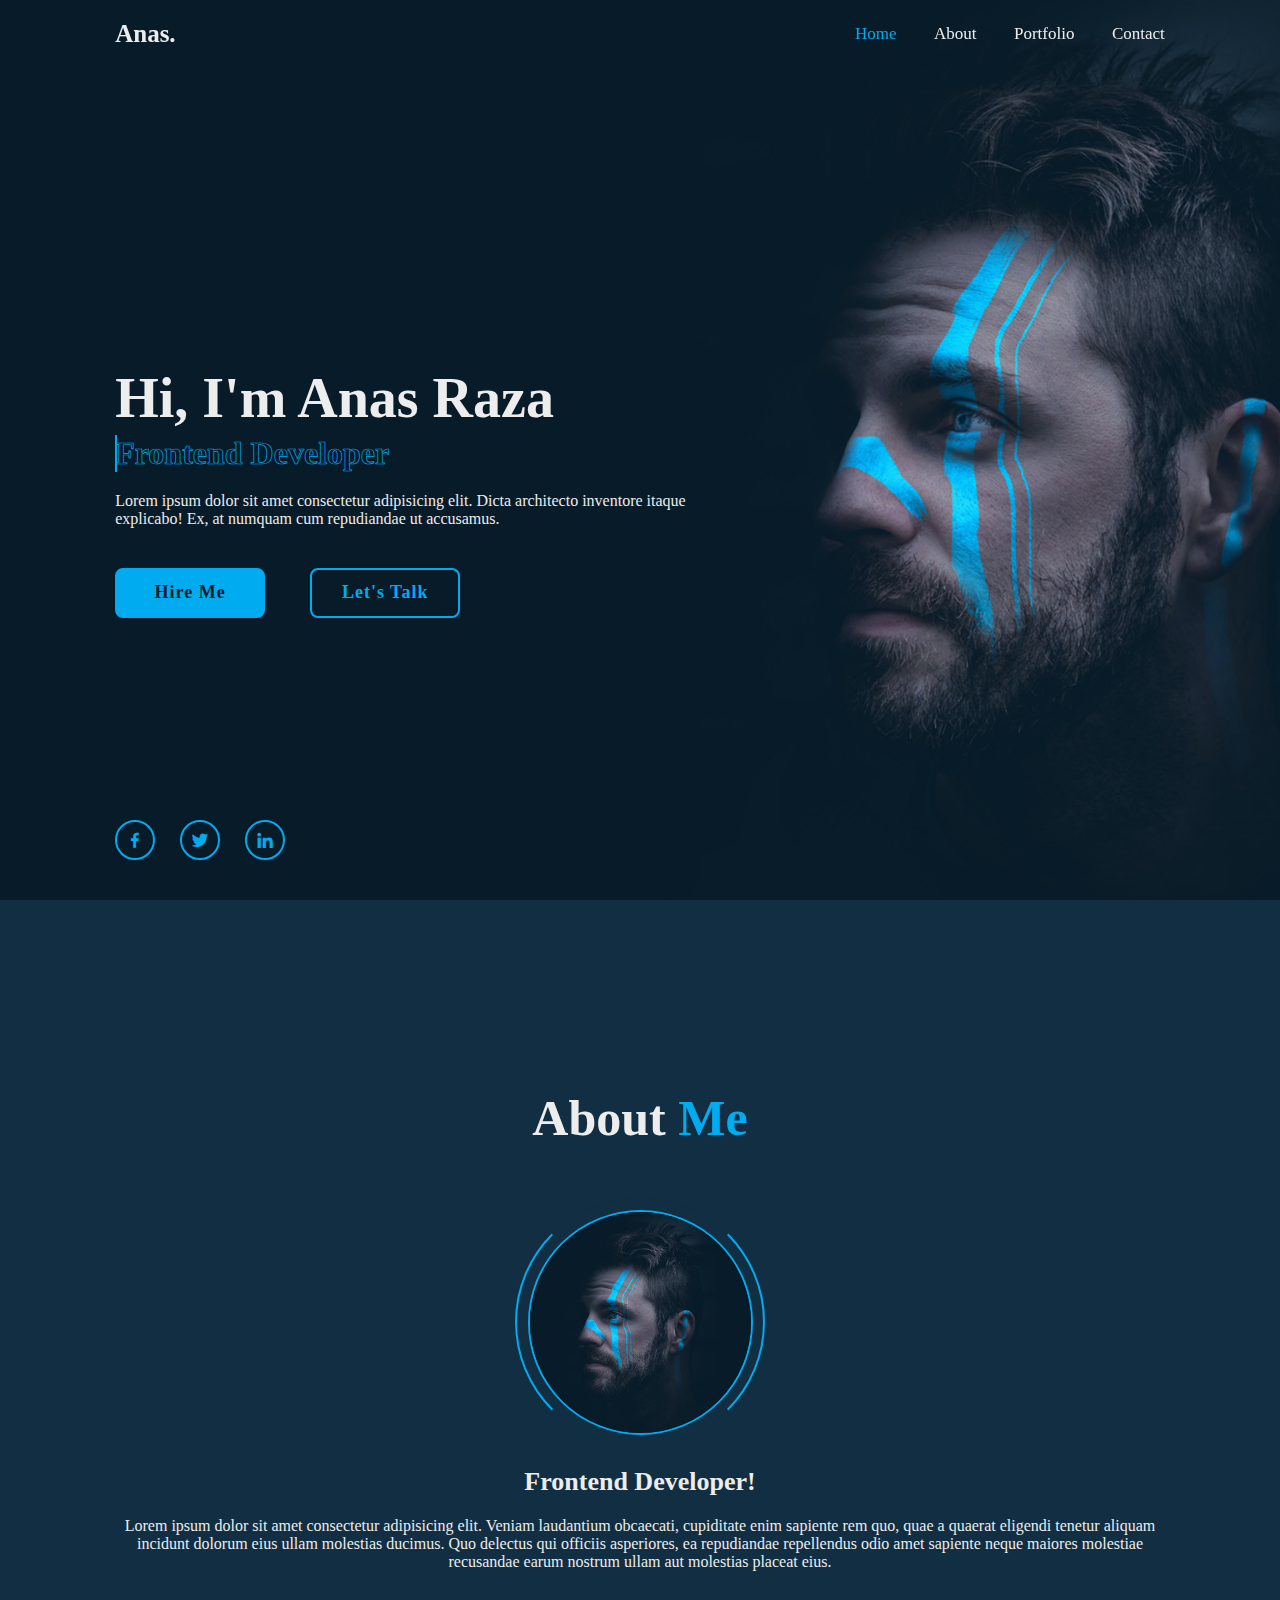
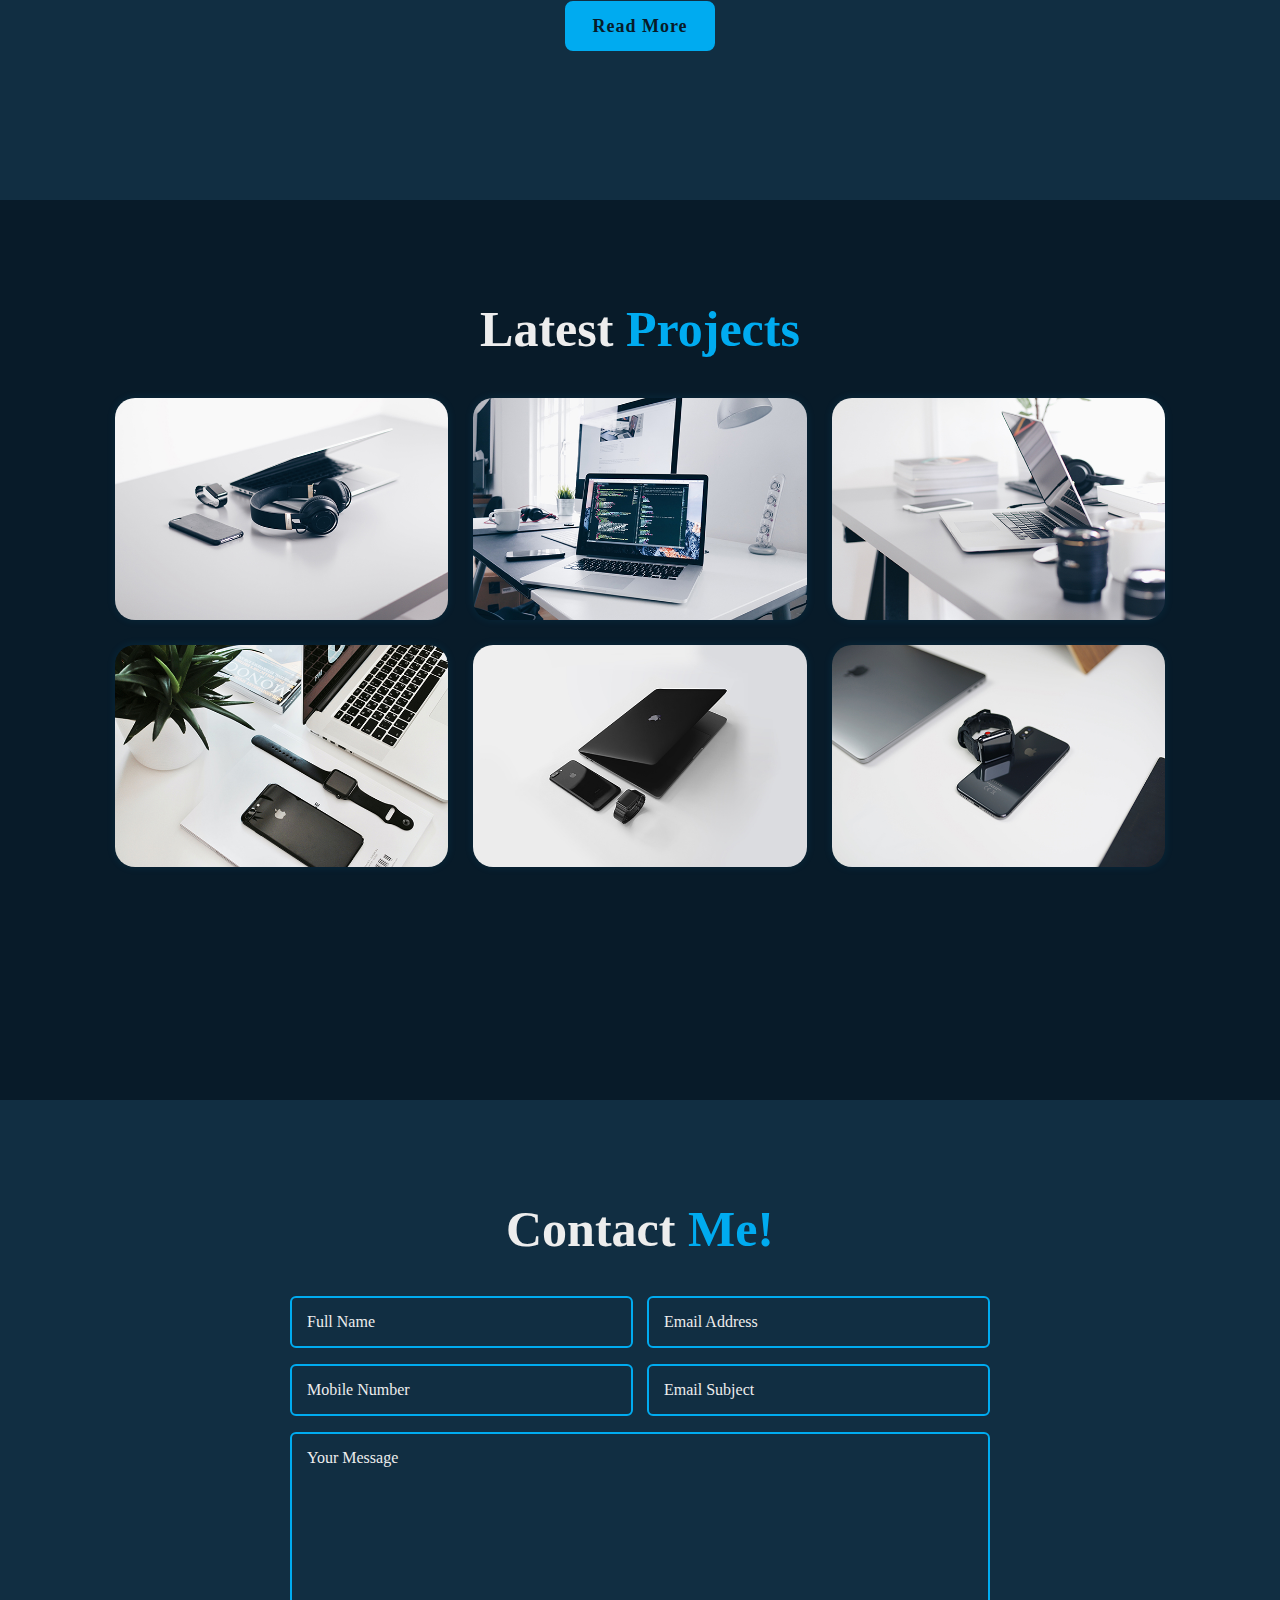
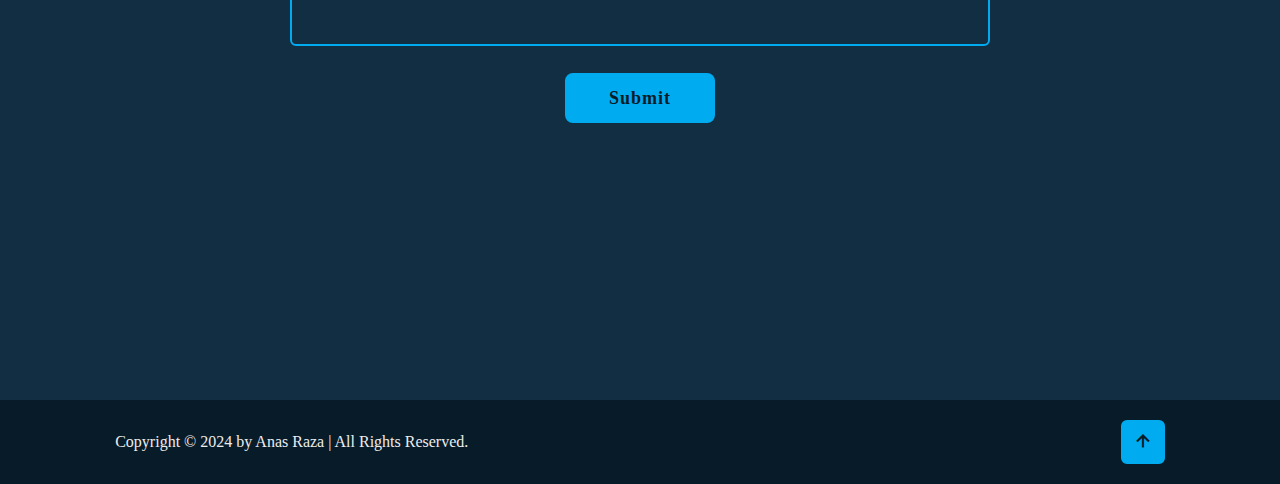
<file: index.html>
<!DOCTYPE html>
<html lang="en">

<head>
    <meta charset="UTF-8">
    <meta name="viewport" content="width=device-width, initial-scale=1.0">
    <title>Personal Portfolio - Anas Raza</title>
    <link rel="stylesheet" href="css/style.css">

    <!-- box icons -->
    <link href='https://unpkg.com/boxicons@2.1.4/css/boxicons.min.css' rel='stylesheet'>
</head>

<body>
    <!-- header -->
    <header id="header">
        <a href="#" id="logo">Anas.</a>

        <!-- menu icon -->
        <div><i class="bx bx-menu" id="menu-icon"></i></div>

        <nav id="navbar">
            <a href="#home" class="active">Home</a>
            <a href="#about">About</a>
            <a href="#portfolio">Portfolio</a>
            <a href="#contact">Contact</a>

            <span id="active-nav"></span>
        </nav>
    </header>

    <!-- home -->
    <section id="home">
        <div id="home-content">
            <h1>Hi, I'm <span>Anas Raza</span></h1>
            <div id="text-animate">
                <h3>Frontend Developer</h3>
            </div>
            <p>Lorem ipsum dolor sit amet consectetur adipisicing elit. Dicta architecto inventore itaque explicabo! Ex,
                at numquam cum repudiandae ut accusamus.</p>

            <div class="btn-box">
                <a href="#"><button class="btn">Hire Me</button></a>
                <a href="#"><button class="btn">Let's Talk</button></a>
            </div>
        </div>

        <div id="home-sci">
            <a href=""><i class="bx bxl-facebook"></i></a>
            <a href=""><i class="bx bxl-twitter"></i></a>
            <a href=""><i class="bx bxl-linkedin"></i></a>
        </div>

        <div id="home-img-hover"></div>
    </section>

    <!-- about -->
    <section id="about">
        <h2 class="heading">About <span>Me</span></h2>

        <div id="about-img">
            <img src="./img/about.jpg" alt="">
            <span id="circle-spin"></span>
        </div>

        <div id="about-content">
            <h3>Frontend Developer!</h3>
            <p>Lorem ipsum dolor sit amet consectetur adipisicing elit. Veniam laudantium obcaecati, cupiditate enim
                sapiente rem quo, quae a quaerat eligendi tenetur aliquam incidunt dolorum eius ullam molestias ducimus.
                Quo delectus qui officiis asperiores, ea repudiandae repellendus odio amet sapiente neque maiores
                molestiae recusandae earum nostrum ullam aut molestias placeat eius.</p>

            <div class="btn-box btn-secondary">
                <a href="#"><button class="btn">Read More</button></a>
            </div>
        </div>

    </section>

    <!-- portfolio-->
    <section id="portfolio">
        <h2 class="heading">Latest <span>Projects</span></h2>
        </div>

        <div id="portfolio-container">
            <div class="portfolio-box">
                <img src="./img/portfolio1.jpg" alt="">
                <div class="portfolio-layer">
                    <h4>Web Design</h4>
                    <p>Lorem ipsum dolor sit amet consectetur adipisicing elit. Error, doloribus ipsam?</p>
                    <a href="#"><i class="bx bx-link-external"></i></a>
                </div>
            </div>
            <div class="portfolio-box">
                <img src="./img/portfolio2.jpg" alt="">
                <div class="portfolio-layer">
                    <h4>Web Design</h4>
                    <p>Lorem ipsum dolor sit amet consectetur adipisicing elit. Error, doloribus ipsam?</p>
                    <a href="#"><i class="bx bx-link-external"></i></a>
                </div>
            </div>
            <div class="portfolio-box">
                <img src="./img/portfolio3.jpg" alt="">
                <div class="portfolio-layer">
                    <h4>Web Design</h4>
                    <p>Lorem ipsum dolor sit amet consectetur adipisicing elit. Error, doloribus ipsam?</p>
                    <a href="#"><i class="bx bx-link-external"></i></a>
                </div>
            </div>
            <div class="portfolio-box">
                <img src="./img/portfolio4.jpg" alt="">
                <div class="portfolio-layer">
                    <h4>Web Design</h4>
                    <p>Lorem ipsum dolor sit amet consectetur adipisicing elit. Error, doloribus ipsam?</p>
                    <a href="#"><i class="bx bx-link-external"></i></a>
                </div>
            </div>
            <div class="portfolio-box">
                <img src="./img/portfolio5.jpg" alt="">
                <div class="portfolio-layer">
                    <h4>Web Design</h4>
                    <p>Lorem ipsum dolor sit amet consectetur adipisicing elit. Error, doloribus ipsam?</p>
                    <a href="#"><i class="bx bx-link-external"></i></a>
                </div>
            </div>
            <div class="portfolio-box">
                <img src="./img/portfolio6.jpg" alt="">
                <div class="portfolio-layer">
                    <h4>Web Design</h4>
                    <p>Lorem ipsum dolor sit amet consectetur adipisicing elit. Error, doloribus ipsam?</p>
                    <a href="#"><i class="bx bx-link-external"></i></a>
                </div>
            </div>
        </div>

    </section>

    <!-- contact -->
    <section id="contact">
        <h2 class="heading">Contact <span>Me!</span></h2>

        <form action="#">
            <div class="input-box">
                <div class="input-field">
                    <input type="text" placeholder="Full Name" required>
                    <span class="focus"></span>
                </div>
                <div class="input-field">
                    <input type="email" placeholder="Email Address" required>
                    <span class="focus"></span>
                </div>
            </div>

            <div class="input-box">
                <div class="input-field">
                    <input type="number" placeholder="Mobile Number" required>
                    <span class="focus"></span>
                </div>
                <div class="input-field">
                    <input type="text" placeholder="Email Subject" required>
                    <span class="focus"></span>
                </div>
            </div>

            <div id="textarea-field">
                <textarea cols="30" rows="10" placeholder="Your Message" required></textarea>
                <span class="focus"></span>
            </div>

            <div class="btn-box btn-secondary btn-contact">
                <a href="#"><button type="submit" class="btn">Submit</button></a>
            </div>
        </form>
    </section>

    <!-- footer -->
    <footer id="footer">
        <div id="footer-text">
            <p>Copyright &copy; 2024 by Anas Raza | All Rights Reserved.</p>
        </div>

        <div id="footer-icon-top">
            <a href="#home"><i class="bx bx-up-arrow-alt"></i></a>
        </div>
    </footer>

    <script src="js/app.js"></script>
</body>

</html>
</file>
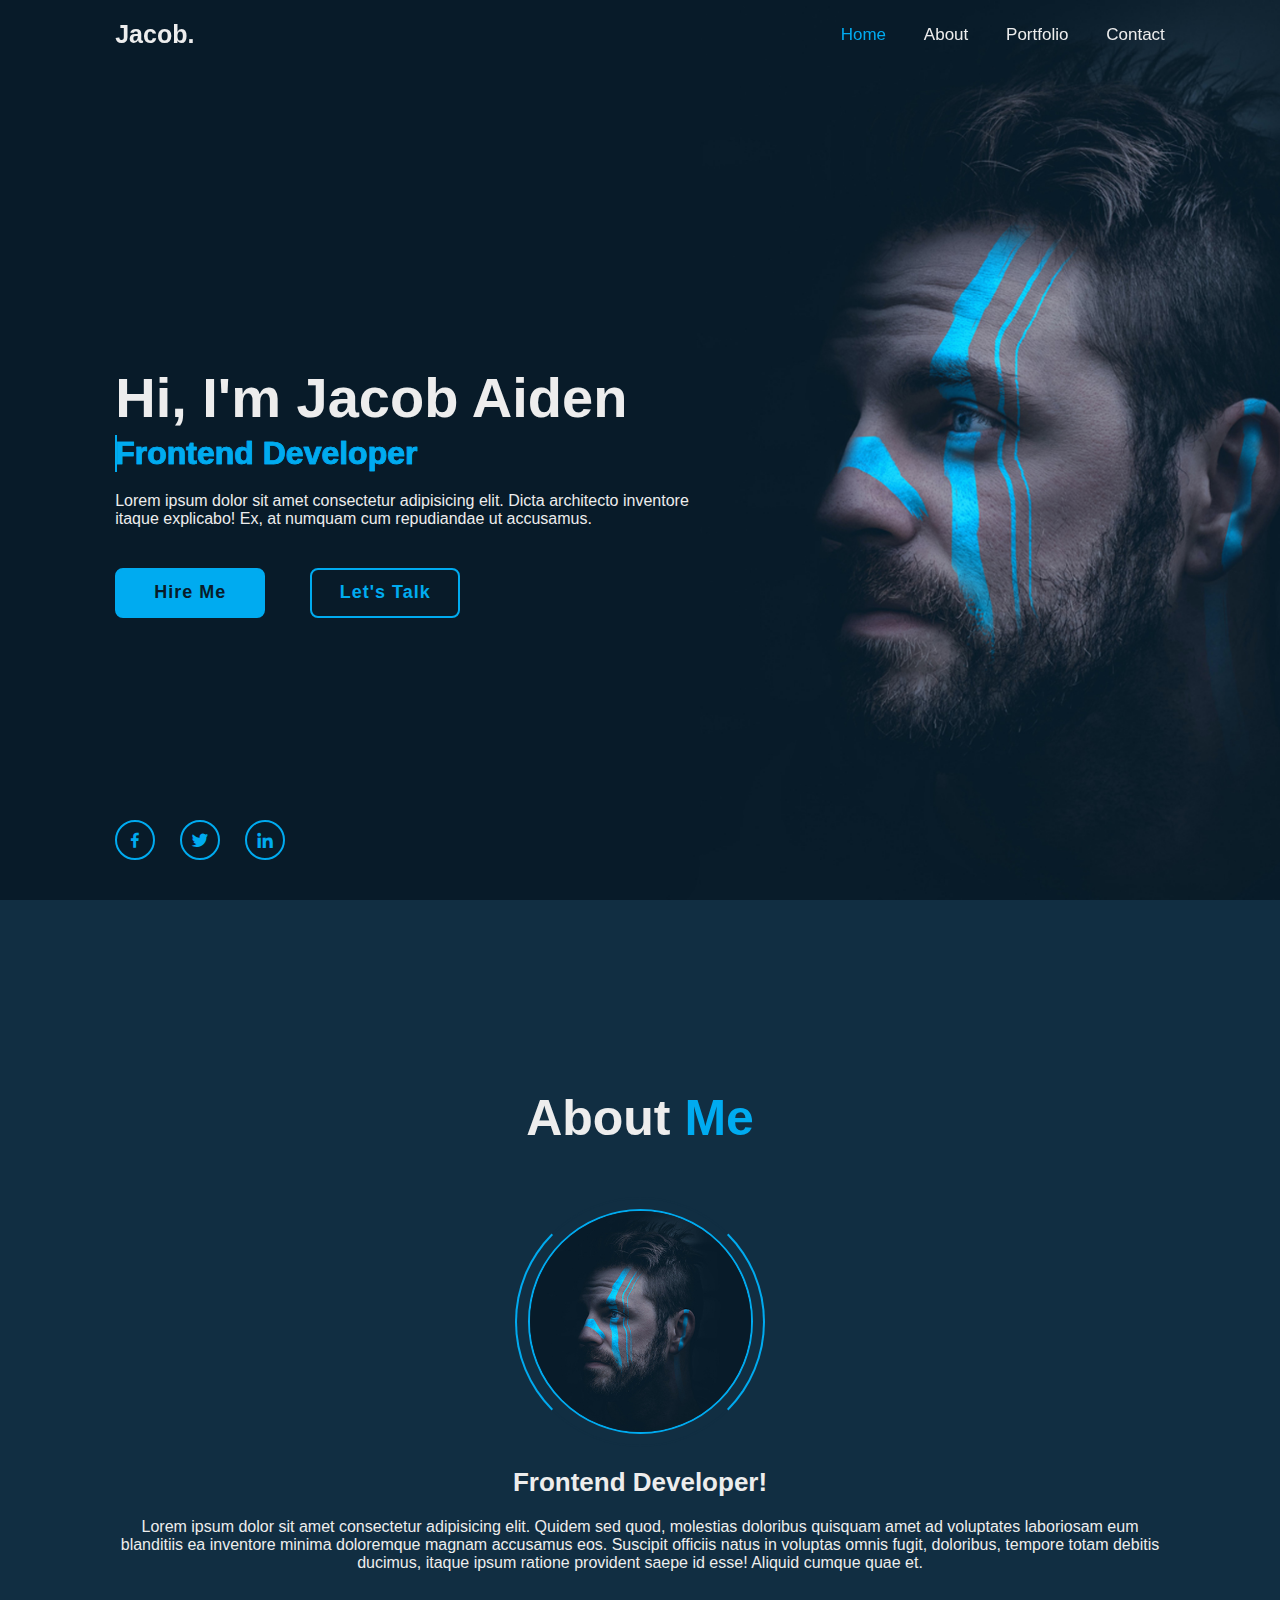
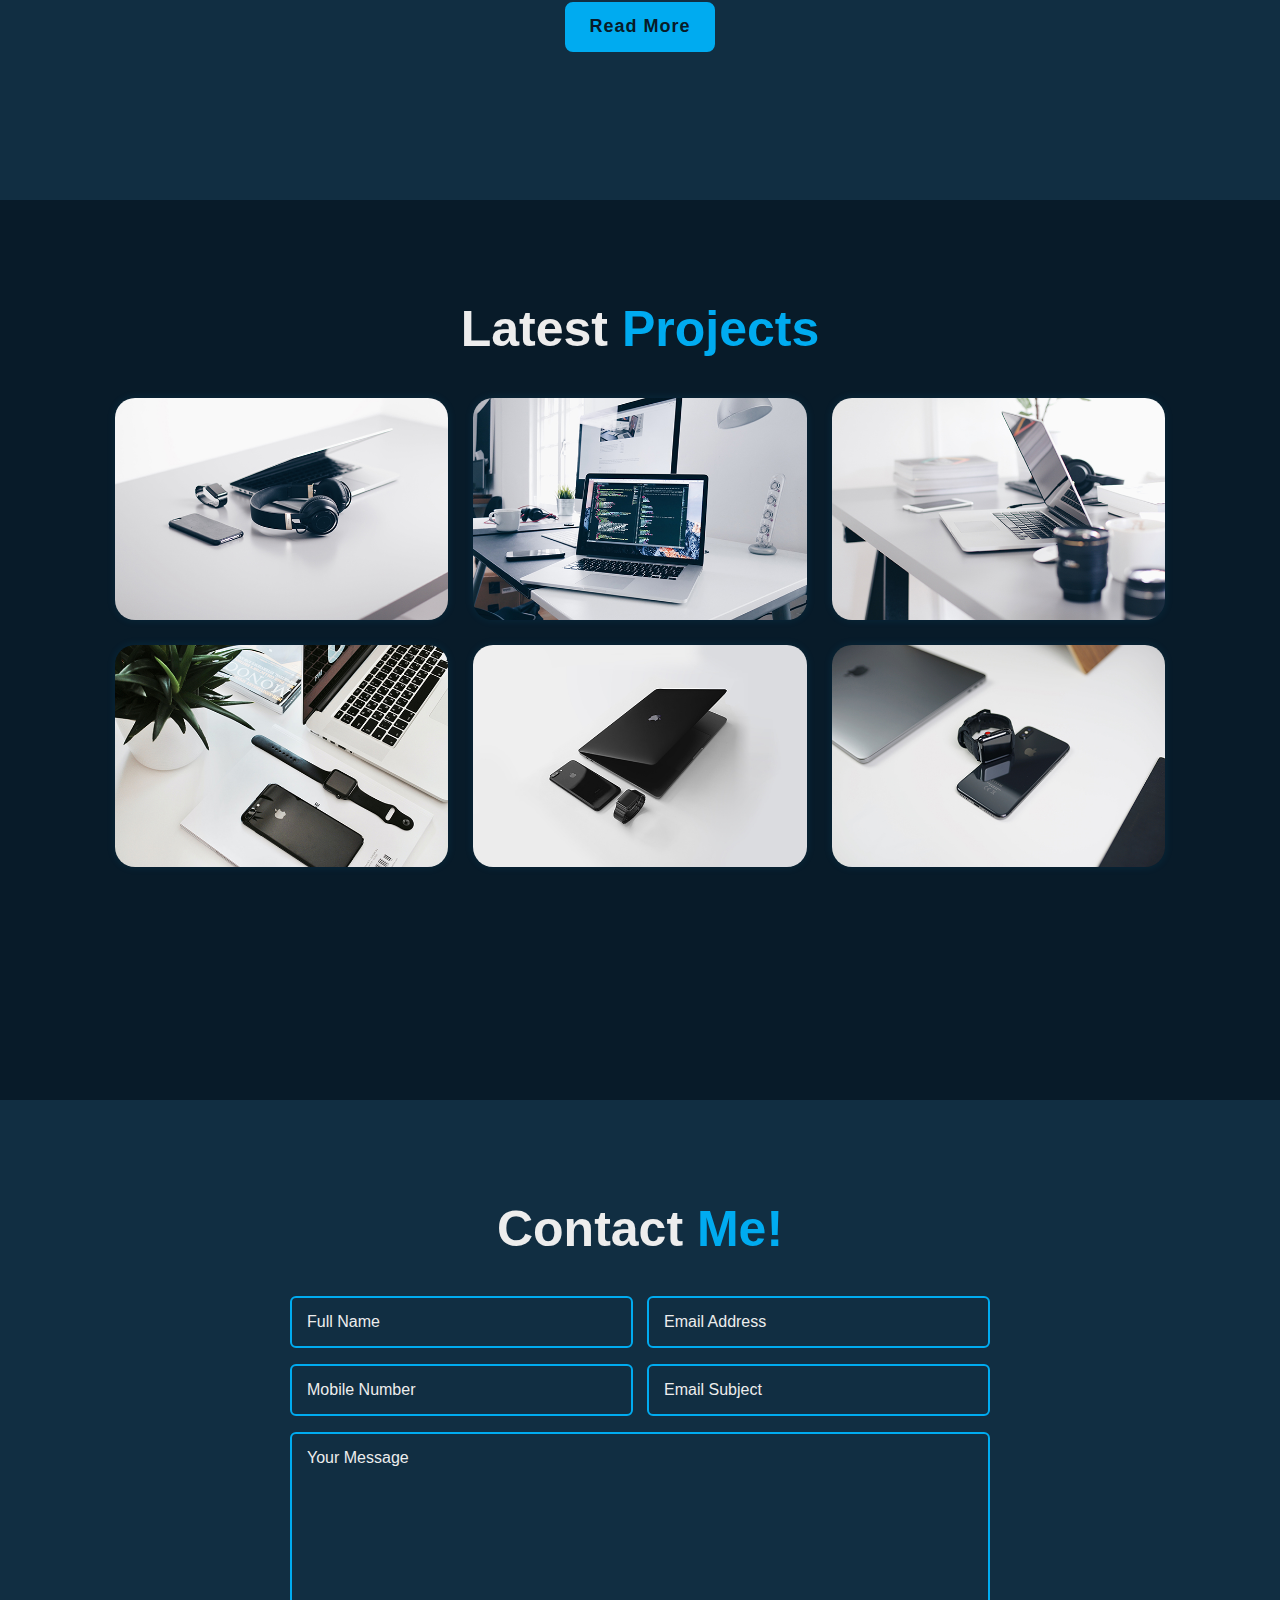
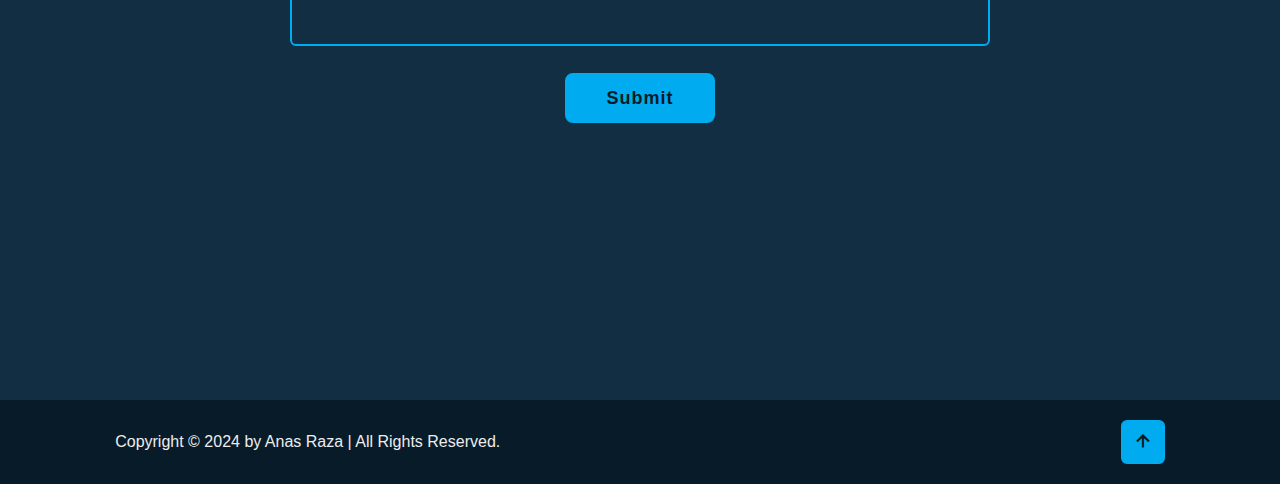
<file: codingnehal/index.html>
<!DOCTYPE html>
<html lang="en">

<head>
    <meta charset="UTF-8">
    <meta name="viewport" content="width=device-width, initial-scale=1.0">
    <title>Portfolio Website</title>
    <link rel="stylesheet" href="css/style.css">

    <!-- box icons -->
    <link href='https://unpkg.com/boxicons@2.1.4/css/boxicons.min.css' rel='stylesheet'>
</head>

<body>
    <!-- header -->
    <header id="header">
        <a href="#" id="logo">Jacob.</a>

        <div class="bx bx-menu" id="menu-icon"></div>

        <nav id="navbar">
            <a href="#home" class="active">Home</a>
            <a href="#about">About</a>
            <a href="#portfolio">Portfolio</a>
            <a href="#contact">Contact</a>

            <span id="active-nav"></span>
        </nav>
    </header>

    <!-- home  -->
    <section id="home">
        <div id="home-content">
            <h1>Hi, I'm <span>Jacob Aiden</span></h1>
            <div id="text-animate">
                <h3>Frontend Developer</h3>
            </div>
            <p>Lorem ipsum dolor sit amet consectetur adipisicing elit. Dicta architecto inventore itaque explicabo! Ex,
                at numquam cum repudiandae ut accusamus.</p>

            <div class="btn-box">
                <a href="#"><button class="btn">Hire Me</button></a>
                <a href="#"><button class="btn">Let's Talk</button></a>
            </div>
        </div>

        <div id="home-sci">
            <a href=""><i class="bx bxl-facebook"></i></a>
            <a href=""><i class="bx bxl-twitter"></i></a>
            <a href=""><i class="bx bxl-linkedin"></i></a>
        </div>

        <div id="home-img-hover"></div>
    </section>

    <!-- about -->
    <section id="about">
        <h2 class="heading">About <span>Me</span></h2>

        <div id="about-img">
            <img src="../img/about.jpg" alt="">
            <span id="circle-spin"></span>
        </div>

        <div id="about-content">
            <h3>Frontend Developer!</h3>
            <p>Lorem ipsum dolor sit amet consectetur adipisicing elit. Quidem sed quod, molestias doloribus quisquam
                amet ad voluptates laboriosam eum blanditiis ea inventore minima doloremque magnam accusamus eos.
                Suscipit officiis natus in voluptas omnis fugit, doloribus, tempore totam debitis ducimus, itaque ipsum
                ratione provident saepe id esse! Aliquid cumque quae et.</p>

            <div class="btn-box btn-secondary">
                <a href="#"><button class="btn">Read More</button></a>
            </div>
        </div>
    </section>

    <!-- portfolio -->
    <section id="portfolio">
        <h2 class="heading">Latest <span>Projects</span></h2>

        <div id="portfolio-container">
            <div class="portfolio-box">
                <img src="../img/portfolio1.jpg" alt="">

                <div class="portfolio-layer">
                    <h4>Web Design</h4>
                    <p>Lorem ipsum dolor sit, amet consectetur adipisicing elit. Mollitia, quas incidunt!</p>
                    <a href=""><i class="bx bx-link-external"></i></a>
                </div>
            </div>
            <div class="portfolio-box">
                <img src="../img/portfolio2.jpg" alt="">

                <div class="portfolio-layer">
                    <h4>Web Design</h4>
                    <p>Lorem ipsum dolor sit, amet consectetur adipisicing elit. Mollitia, quas incidunt!</p>
                    <a href=""><i class="bx bx-link-external"></i></a>
                </div>
            </div>
            <div class="portfolio-box">
                <img src="../img/portfolio3.jpg" alt="">

                <div class="portfolio-layer">
                    <h4>Web Design</h4>
                    <p>Lorem ipsum dolor sit, amet consectetur adipisicing elit. Mollitia, quas incidunt!</p>
                    <a href=""><i class="bx bx-link-external"></i></a>
                </div>
            </div>
            <div class="portfolio-box">
                <img src="../img/portfolio4.jpg" alt="">

                <div class="portfolio-layer">
                    <h4>Web Design</h4>
                    <p>Lorem ipsum dolor sit, amet consectetur adipisicing elit. Mollitia, quas incidunt!</p>
                    <a href=""><i class="bx bx-link-external"></i></a>
                </div>
            </div>
            <div class="portfolio-box">
                <img src="../img/portfolio5.jpg" alt="">

                <div class="portfolio-layer">
                    <h4>Web Design</h4>
                    <p>Lorem ipsum dolor sit, amet consectetur adipisicing elit. Mollitia, quas incidunt!</p>
                    <a href=""><i class="bx bx-link-external"></i></a>
                </div>
            </div>
            <div class="portfolio-box">
                <img src="../img/portfolio6.jpg" alt="">

                <div class="portfolio-layer">
                    <h4>Web Design</h4>
                    <p>Lorem ipsum dolor sit, amet consectetur adipisicing elit. Mollitia, quas incidunt!</p>
                    <a href=""><i class="bx bx-link-external"></i></a>
                </div>
            </div>
        </div>
    </section>

    <!-- contact -->
    <section id="contact">
        <h2 class="heading">Contact <span>Me!</span></h2>

        <form action="#">
            <div class="input-box">
                <div class="input-field">
                    <input type="text" placeholder="Full Name" required>
                    <span class="focus"></span>
                </div>
                <div class="input-field">
                    <input type="email" placeholder="Email Address" required>
                    <span class="focus"></span>
                </div>
            </div>

            <div class="input-box">
                <div class="input-field">
                    <input type="number" placeholder="Mobile Number" required>
                    <span class="focus"></span>
                </div>
                <div class="input-field">
                    <input type="text" placeholder="Email Subject" required>
                    <span class="focus"></span>
                </div>
            </div>

            <div id="textarea-field">
                <textarea name="" id="" cols="30" rows="10" placeholder="Your Message" required></textarea>
                <span class="focus"></span>
            </div>

            <div class="btn-box btn-secondary">
                <button type="submit" class="btn">Submit</button>
            </div>
        </form>
    </section>

    <!-- footer -->
    <footer id="footer">
        <div id="footer-text">
            <p>Copyright &copy; 2024 by Anas Raza | All Rights Reserved.</p>
        </div>

        <div id="footer-icon-top">
            <a href="#home">
                <i class="bx bx-up-arrow-alt"></i>
            </a>
        </div>
    </footer>

    <script src="js/app.js"></script>
</body>

</html>
</file>
<file: css/style.css>
* {
  margin: 0;
  padding: 0;
  box-sizing: border-box;
  font-family: Poppins, "sans-serif";
  border: none;
  outline: none;
  text-decoration: none;
  scroll-behavior: smooth;
}

:root {
  --bg-color: #081b29;
  --second-bg-color: #112e42;
  --text-color: #ededed;
  --main-color: #00abf0;
}

html {
  font-size: 62.5%;
}

body {
  background-color: var(--bg-color);
  color: var(--text-color);
}

#header {
  padding: 2rem 9%;
  position: fixed;
  top: 0;
  left: 0;
  width: 100%;
  background-color: transparent;
  display: flex;
  justify-content: space-between;
  align-items: center;
  z-index: 100;
  transition: 0.3s;
}

#header.sticky {
  background-color: var(--bg-color);
}

#header #logo {
  font-size: 2.5rem;
  font-weight: 600;
  color: var(--text-color);
}

#menu-icon {
  font-size: 3.6rem;
  color: var(--text-color);
  display: none;
}

#navbar a {
  font-size: 1.7rem;
  font-weight: 500;
  margin-left: 3.5rem;
  color: var(--text-color);
  transition: 0.3s;
}

#navbar a:hover,
#navbar a.active {
  color: var(--main-color);
}

section {
  position: relative;
  padding: 10rem 9% 2rem;
  min-height: 100vh;
}

#home {
  display: flex;
  align-items: center;
  background: url("../img/home.jpg") no-repeat;
  background-size: cover;
  background-position: center;
}

#home-content {
  max-width: 60rem;
  z-index: 99;
}

#home-content h1 {
  font-size: 5.6rem;
  font-weight: 700rem;
  line-height: 1.3;
}

#home-content h1 span {
  color: var(--text-color);
}

#text-animate {
  position: relative;
  width: 32.8rem;
}

#text-animate h3 {
  font-size: 3.2rem;
  font-weight: 3.2rem;
  color: transparent;
  -webkit-text-stroke: 0.7px var(--main-color);
  background: linear-gradient(var(--main-color), var(--main-color));
  -webkit-background-clip: text;
  background-repeat: no-repeat;
  background-position: -33rem 0;
  animation: homeBgText 6s linear infinite;
  animation-delay: 1s;
}

#text-animate h3::before {
  content: "";
  position: absolute;
  top: 0;
  left: 0;
  width: 0;
  height: 100%;
  border-right: 2px solid var(--main-color);
  animation: homeCursorText 6s linear infinite;
  animation-delay: 1s;
}

#home-content p {
  font-size: 1.6rem;
  margin: 2rem 0 4rem;
}

.btn-box {
  width: 34.5rem;
  height: 5rem;
  display: flex;
  justify-content: space-between;
}

.btn-box .btn {
  position: relative;
  width: 15rem;
  height: 100%;
  font-size: 1.8rem;
  font-weight: 600;
  letter-spacing: 0.1rem;
  background-color: var(--main-color);
  color: var(--bg-color);
  border: 0.2rem solid var(--main-color);
  border-radius: 0.8rem;
  cursor: pointer;
  z-index: 1;
  overflow: hidden;
  transition: 0.5s;
}

.btn-box a:nth-child(2) .btn {
  background-color: transparent;
  color: var(--main-color);
}

.btn-box a:nth-child(2) .btn:hover {
  color: var(--bg-color);
}

.btn-box a:nth-child(2) .btn::before {
  background-color: var(--main-color);
  color: var(--bg-color);
}

.btn-box .btn:hover {
  color: var(--main-color);
}

.btn-box .btn::before {
  content: "";
  position: absolute;
  top: 0;
  left: 0;
  width: 0;
  height: 100%;
  background-color: var(--bg-color);
  z-index: -1;
  transition: 0.5s;
}

.btn-box .btn:hover::before {
  width: 100%;
}

#home-sci {
  position: absolute;
  bottom: 4rem;
  width: 170px;
  display: flex;
  justify-content: space-between;
}

#home-sci a {
  position: relative;
  width: 4rem;
  height: 4rem;
  border: 0.2rem solid var(--main-color);
  display: inline-grid;
  place-items: center;
  border-radius: 50%;
  font-size: 20px;
  color: var(--main-color);
  z-index: 1;
  overflow: hidden;
  transition: 0.5s;
}

#home-sci a:hover {
  color: var(--bg-color);
}

#home-sci a::before {
  content: "";
  position: absolute;
  top: 0;
  left: 0;
  width: 0;
  height: 100%;
  background-color: var(--main-color);
  z-index: -1;
  transition: 0.5s;
}

#home-sci a:hover::before {
  width: 100%;
}

#home-img-hover {
  position: absolute;
  top: 0;
  right: 0;
  width: 45%;
  height: 100%;
  transition: 5s;
}

#home-img-hover:hover {
  background-color: var(--bg-color);
  opacity: 0.7;
}

#about {
  display: flex;
  flex-direction: column;
  justify-content: center;
  align-items: center;
  gap: 2rem;
  background-color: var(--second-bg-color);
  padding-bottom: 6rem;
}

.heading {
  font-size: 5rem;
  margin-bottom: 3rem;
  text-align: center;
}

span {
  color: var(--main-color);
}

#about-img {
  position: relative;
  width: 25rem;
  height: 25rem;
  border-radius: 50%;
  display: inline-flex;
  justify-content: center;
  align-items: center;
}

#about-img img {
  width: 90%;
  border-radius: 50%;
  border: 2px solid var(--main-color);
}

#about-img #circle-spin {
  position: absolute;
  top: 50%;
  left: 50%;
  width: 100%;
  height: 100%;
  transform: translate(-50%, -50%) rotate(0);
  border-radius: 50%;
  border-top: 2px solid var(--second-bg-color);
  border-bottom: 2px solid var(--second-bg-color);
  border-left: 2px solid var(--main-color);
  border-right: 2px solid var(--main-color);
  animation: aboutSpinner 8s linear infinite;
}

#about-content {
  text-align: center;
}

#about-content h3 {
  font-size: 2.6rem;
}

#about-content p {
  font-size: 1.6rem;
  margin: 2rem 0 3rem;
}

.btn-box.btn-secondary {
  display: inline-block;
}

.btn-box.btn-secondary a .btn:hover::before {
  background-color: var(--second-bg-color);
}

#portfolio {
  padding-bottom: 10rem;
}

#portfolio .heading {
  margin-bottom: 4rem;
}

#portfolio-container {
  display: grid;
  grid-template-columns: repeat(3, 1fr);
  gap: 2.5rem;
}

.portfolio-box {
  position: relative;
  border-radius: 2rem;
  box-shadow: 0 0 1rem rgba(0, 171, 240, 0.1);
  overflow: hidden;
  display: flex;
}

.portfolio-box:hover .portfolio-layer {
  opacity: 1;
}

.portfolio-box:hover .portfolio-layer a::before {
  width: 100%;
}

.portfolio-box img {
  width: 100%;
  transition: 0.5s ease;
}

.portfolio-box:hover img {
  transform: scale(1.1);
}

.portfolio-layer {
  position: absolute;
  top: 0;
  left: 0;
  width: 100%;
  height: 100%;
  background: linear-gradient(rgba(255, 255, 255, 0.1), var(--main-color));
  color: var(--second-bg-color);
  display: flex;
  flex-direction: column;
  justify-content: center;
  align-items: center;
  padding: 0 4rem;
  text-align: center;
  opacity: 0;
  transition: 0.5s ease;
}

.portfolio-layer h4 {
  font-size: 3rem;
}

.portfolio-layer p {
  font-size: 1.6rem;
  font-weight: 500;
  margin: 0.3rem 0 1rem;
}

.portfolio-layer a {
  position: relative;
  width: 5rem;
  height: 5rem;
  border-radius: 50%;
  border: 2px solid var(--second-bg-color);
  color: var(--second-bg-color);
  display: inline-grid;
  place-items: center;
  z-index: 1;
  overflow: hidden;
  transition: 0.5s;
}

.portfolio-layer a::before {
  content: "";
  position: absolute;
  top: 0;
  left: 0;
  width: 0;
  height: 100%;
  background-color: var(--second-bg-color);
  z-index: -1;
  transition: 0.5s;
}

.portfolio-box:hover .portfolio-layer a:hover {
  color: var(--second-bg-color);
}

.portfolio-box:hover .portfolio-layer a {
  color: var(--main-color);
}

.portfolio-box:hover .portfolio-layer a:hover::before {
  width: 0;
}

.portfolio-layer a i {
  font-size: 2rem;
}

#contact {
  background-color: var(--second-bg-color);
  padding-bottom: 7rem;
}

#contact form {
  max-width: 70rem;
  margin: 0 auto;
  text-align: center;
}

#contact form .input-box {
  display: flex;
  justify-content: space-between;
  flex-wrap: wrap;
}

#contact form .input-box .input-field {
  position: relative;
  width: 49%;
  margin: 0.8rem 0;
  z-index: 1;
}

#contact form #textarea-field {
  position: relative;
  margin: 0.8rem 0 2.7rem;
  z-index: 1;
  display: flex;
}

#contact form .input-box .input-field input,
#contact form #textarea-field textarea {
  width: 100%;
  height: 100%;
  padding: 1.5rem;
  font-size: 1.6rem;
  background-color: transparent;
  color: var(--text-color);
  border-radius: 0.6rem;
  border: 0.2rem solid var(--main-color);
}

#contact form .input-box .input-field input::placeholder,
#contact form #textarea-field textarea::placeholder {
  color: var(--text-color);
}

#contact form .focus {
  position: absolute;
  top: 0;
  left: 0;
  width: 0;
  height: 100%;
  background-color: var(--bg-color);
  z-index: -1;
  border-radius: 0.6rem;
  transition: 0.5s;
}

#contact form .input-box .input-field input:focus ~ .focus,
#contact form .input-box .input-field input:valid ~ .focus,
#contact form #textarea-field textarea:focus ~ .focus,
#contact form #textarea-field textarea:valid ~ .focus {
  width: 100%;
}

#textarea-field textarea {
  resize: none;
}

#footer {
  display: flex;
  justify-content: space-between;
  align-items: center;
  padding: 2rem 9%;
}

#footer-text p {
  font-size: 1.6rem;
}

#footer-icon-top a {
  position: relative;
  background-color: var(--main-color);
  padding: 0.8rem;
  display: inline-grid;
  place-items: center;
  color: var(--bg-color);
  font-size: 2.4rem;
  border-radius: 0.6rem;
  border: 0.2rem solid var(--main-color);
  z-index: 1;
  transition: 0.5s;
  overflow: hidden;
}

#footer-icon-top a:hover {
  color: var(--main-color);
}

#footer-icon-top a::before {
  content: "";
  position: absolute;
  top: 0;
  left: 0;
  width: 0;
  height: 100%;
  background-color: var(--bg-color);
  z-index: -1;
  transition: 0.5s;
}

#footer-icon-top a:hover::before {
  width: 100%;
}

/* BREAKPOINTS */
@media screen and (max-width: 1200px) {
  html {
    font-size: 55%;
  }
}

@media screen and (max-width: 992px) {
  #header {
    padding: 2rem 4%;
  }

  #home {
    padding: 0 4%;
  }

  section {
    padding: 10rem 4% 2rem;
  }

  #footer {
    padding: 2rem 4%;
  }
}

@media screen and (max-width: 768px) {
  #menu-icon {
    display: block;
  }

  #header {
    background-color: var(--bg-color);
  }

  #navbar {
    position: absolute;
    top: 100%;
    left: -100%;
    width: 100%;
    padding: 1rem 4%;
    background-color: var(--main-color);
    box-shadow: 0 0.5rem 1rem rgba(0, 0, 0, 0.2);
    transition: 0.25s ease;
    transition-delay: 0.25s;
    z-index: 1;
  }

  #navbar.active {
    left: 0;
    transition-delay: 0s;
  }

  #navbar #active-nav {
    position: absolute;
    top: 0;
    left: -100%;
    width: 100%;
    height: 100%;
    background-color: var(--bg-color);
    border-top: 0.1rem solid rgba(0, 0, 0, 0.2);
    z-index: -1;
    transition: 0.25s ease;
    transition-delay: 0s;
  }

  #navbar.active #active-nav {
    left: 0;
    transition-delay: 0.25s;
  }

  #navbar a {
    display: block;
    font-size: 2rem;
    margin: 3rem 0;
    transform: translateX(-20rem);
    transition: 0.25s;
    transition-delay: 0;
  }

  #navbar.active a {
    transform: translate(0);
    transition-delay: 0.25s;
  }

  #home-img-hover {
    pointer-events: none;
    background-color: var(--bg-color);
    opacity: 0.6;
  }
}

@media screen and (max-width: 600px) {
  html {
    font-size: 50%;
  }

  #home-content h1 {
    display: flex;
    flex-direction: column;
  }

  #home-sci {
    width: 160px;
  }

  #home-sci a {
    width: 38px;
    height: 38px;
  }
}

@media screen and (max-width: 462px) {
  #home-content h1 {
    font-size: 5.2rem;
  }

  #contact form .input-box .input-field {
    width: 100%;
  }

  #footer {
    flex-direction: column-reverse;
  }

  #footer p {
    margin-top: 2rem;
    text-align: center;
  }
}

@media screen and (max-width: 370px) {
  #home {
    justify-content: center;
  }

  #home-content {
    display: flex;
    flex-direction: column;
    align-items: center;
    text-align: center;
  }

  #home-content h1 {
    font-size: 5rem;
  }
}

/* KEYFRAMES */
@keyframes homeBgText {
  0%,
  10%,
  100% {
    background-position: -33rem 0;
  }

  65%,
  85% {
    background-position: 0 0;
  }
}

@keyframes homeCursorText {
  0%,
  10%,
  100% {
    width: 0;
  }

  65%,
  78%,
  85% {
    width: 100%;
    opacity: 1;
  }

  75%,
  81% {
    opacity: 0;
  }
}

@keyframes aboutSpinner{
  100%{
    transform: translate(-50%, -50%) rotate(360deg);
  }
}
</file>
<file: codingnehal/css/style.css>
* {
  margin: 0;
  padding: 0;
  box-sizing: border-box;
  font-family: "Poppins", sans-serif;
  border: none;
  outline: none;
  text-decoration: none;
  scroll-behavior: smooth;
}

:root {
  --bg-color: #081b29;
  --second-bg-color: #112e42;
  --text-color: #ededed;
  --main-color: #00abf0;
}

html {
  font-size: 62.5%;
}

body {
  background-color: var(--bg-color);
  color: var(--text-color);
}

#header {
  position: fixed;
  top: 0;
  left: 0;
  width: 100%;
  padding: 2rem 9%;
  background-color: transparent;
  display: flex;
  justify-content: space-between;
  align-items: center;
  z-index: 100;
  transition: 0.3s;
}

#header.sticky {
  background-color: var(--bg-color);
}

#header #logo {
  font-size: 2.5rem;
  font-weight: 600;
  color: var(--text-color);
}

#navbar a {
  font-size: 1.7rem;
  color: var(--text-color);
  font-weight: 500;
  margin-left: 3.5rem;
  transition: 0.3s;
}

#navbar a:hover,
#navbar a.active {
  color: var(--main-color);
}

#menu-icon {
  font-size: 3.6rem;
  color: var(--text-color);
  cursor: pointer;
  display: none;
  transition: 0.5s;
}

section {
  position: relative;
  padding: 10rem 9% 2rem;
  min-height: 100vh;
}

#home {
  display: flex;
  align-items: center;
  background: url("../../img/home.jpg") no-repeat;
  background-size: cover;
  background-position: center;
}

#home-content {
  max-width: 60rem;
  z-index: 99;
}

#home-content h1 {
  font-size: 5.6rem;
  font-weight: 700;
  line-height: 1.3;
}

#home-content h1 span {
  color: var(--text-color);
}

#home-content #text-animate {
  position: relative;
  width: 32.8rem;
}

#home-content #text-animate h3 {
  font-size: 3.2rem;
  font-weight: 700;
  -webkit-text-stroke: 0.7px var(--main-color);
  color: transparent;
  background: linear-gradient(var(--main-color), var(--main-color));
  background-repeat: no-repeat;
  -webkit-background-clip: text;
  background-position: 0 0;
  animation: homeBgText 6s linear infinite;
  animation-delay: 2s;
}

#home-content #text-animate h3::before {
  content: "";
  position: absolute;
  top: 0;
  left: 0;
  width: 0;
  height: 100%;
  border-right: 2px solid var(--main-color);
  z-index: -1;
  animation: homeCursorText 6s linear infinite;
  animation-delay: 2s;
}

#home-content p {
  font-size: 1.6rem;
  margin: 2rem 0 4rem;
}

.btn-box {
  display: flex;
  justify-content: space-between;
  width: 34.5rem;
  height: 5rem;
  /* border: 1px solid red; */
}

.btn-box .btn {
  position: relative;
  display: inline-grid;
  place-items: center;
  width: 15rem;
  height: 100%;
  background-color: var(--main-color);
  color: var(--bg-color);
  border: 0.2rem solid var(--main-color);
  border-radius: 0.8rem;
  cursor: pointer;
  font-size: 1.8rem;
  font-weight: 600;
  letter-spacing: 0.1rem;
  z-index: 1;
  overflow: hidden;
  transition: 0.5s;
}

.btn-box .btn:hover {
  color: var(--main-color);
}

.btn-box a:nth-child(2) .btn {
  background-color: transparent;
  color: var(--main-color);
}

.btn-box a:nth-child(2) .btn:hover {
  color: var(--bg-color);
}

.btn-box a:nth-child(2) .btn::before {
  background-color: var(--main-color);
}

.btn-box .btn::before {
  content: "";
  position: absolute;
  top: 0;
  left: 0;
  width: 0;
  height: 100%;
  background-color: var(--bg-color);
  z-index: -1;
  transition: 0.5s;
}

.btn-box .btn:hover::before {
  width: 100%;
}

#home-sci {
  position: absolute;
  bottom: 4rem;
  width: 170px;
  display: flex;
  justify-content: space-between;
}

#home-sci a {
  position: relative;
  border: 0.2rem solid var(--main-color);
  display: inline-grid;
  place-items: center;
  width: 4rem;
  height: 4rem;
  background-color: transparent;
  border-radius: 50%;
  font-size: 20px;
  color: var(--main-color);
  z-index: 1;
  overflow: hidden;
  transition: 0.5s;
}

#home-sci a:hover {
  color: var(--bg-color);
}

#home-sci a::before {
  content: "";
  position: absolute;
  top: 0;
  left: 0;
  width: 0%;
  height: 100%;
  background-color: var(--main-color);
  z-index: -1;
  transition: 0.5s;
}

#home-sci a:hover::before {
  width: 100%;
}

#home-img-hover {
  position: absolute;
  top: 0;
  right: 0;
  width: 45%;
  height: 100%;
  transition: 3s;
}

#home-img-hover:hover {
  background-color: var(--bg-color);
  opacity: 0.7;
}

#about {
  display: flex;
  flex-direction: column;
  justify-content: center;
  align-items: center;
  gap: 2rem;
  background-color: var(--second-bg-color);
  padding-bottom: 6rem;
}

.heading {
  font-size: 5rem;
  margin-bottom: 3rem;
  text-align: center;
}

span {
  color: var(--main-color);
}

#about-img {
  position: relative;
  width: 25rem;
  height: 25rem;
  border-radius: 50%;
  display: flex;
  justify-content: center;
  align-items: center;
}

#about-img img {
  width: 90%;
  border-radius: 50%;
  border: 2px solid var(--main-color);
}

#about-img #circle-spin {
  position: absolute;
  top: 50%;
  left: 50%;
  transform: translate(-50%, -50%) rotate(0);
  width: 100%;
  height: 100%;
  border-radius: 50%;
  border-top: 2px solid var(--second-bg-color);
  border-bottom: 2px solid var(--second-bg-color);
  border-left: 2px solid var(--main-color);
  border-right: 2px solid var(--main-color);
  animation: aboutSpinner 8s linear infinite;
}

#about-content {
  text-align: center;
}

#about-content h3 {
  font-size: 2.6rem;
}

#about-content p {
  font-size: 1.6rem;
  margin: 2rem 0 3rem;
}

.btn-box.btn-secondary {
  display: inline-block;
}

.btn-box.btn-secondary a .btn:hover::before {
  background-color: var(--second-bg-color);
}

#portfolio {
  padding-bottom: 10rem;
}

#portfolio .heading {
  margin-bottom: 4rem;
}

#portfolio-container {
  display: grid;
  grid-template-columns: repeat(3, 1fr);
  align-items: center;
  gap: 2.5rem;
}

.portfolio-box {
  position: relative;
  border-radius: 2rem;
  display: flex;
  box-shadow: 0 0 1rem rgba(0, 171, 240, 0.1);
  overflow: hidden;
}

.portfolio-box img {
  width: 100%;
  height: 100%;
  transition: 0.5s ease;
}

.portfolio-box:hover img {
  transform: scale(1.1);
}

.portfolio-layer {
  position: absolute;
  bottom: 0;
  left: 0;
  width: 100%;
  height: 100%;
  background: linear-gradient(rgba(0, 0, 0, 0.1), var(--main-color));
  color: var(--second-bg-color);
  display: flex;
  flex-direction: column;
  justify-content: center;
  align-items: center;
  text-align: center;
  padding: 0 4rem;
  opacity: 0;
  transition: 0.5s;
}

.portfolio-box:hover .portfolio-layer {
  opacity: 1;
}

.portfolio-layer h4 {
  font-size: 3rem;
}

.portfolio-layer p {
  font-weight: 500;
  font-size: 1.6rem;
  margin: 0.3rem 0 1rem;
}

.portfolio-layer a {
  position: relative;
  display: inline-grid;
  place-items: center;
  width: 5rem;
  height: 5rem;
  border-radius: 50%;
  border: 2px solid var(--second-bg-color);
  color: var(--second-bg-color);
  z-index: 1;
  overflow: hidden;
  transition: 0.5s;
}

.portfolio-layer a:hover {
  color: var(--main-color);
}

.portfolio-layer a::before {
  content: "";
  position: absolute;
  top: 0;
  left: 0;
  width: 0;
  height: 100%;
  border-radius: 50%;
  background-color: var(--second-bg-color);
  transition: 0.5s;
  z-index: -1;
}

.portfolio-layer a:hover::before {
  width: 100%;
}

.portfolio-layer a i {
  font-size: 2rem;
}

#contact {
  padding-bottom: 7rem;
  background-color: var(--second-bg-color);
}

#contact form {
  max-width: 70rem;
  margin: 0 auto;
  text-align: center;
}

#contact form .input-box {
  display: flex;
  justify-content: space-between;
  flex-wrap: wrap;
}

#contact form .input-box .input-field {
  position: relative;
  width: 49%;
  margin: 0.8rem 0;
  z-index: 1;
}

#contact form .input-box .input-field input,
#contact form #textarea-field textarea {
  width: 100%;
  height: 100%;
  padding: 1.5rem;
  font-size: 1.6rem;
  color: var(--text-color);
  background-color: transparent;
  border-radius: 0.6rem;
  border: 0.2rem solid var(--main-color);
}

#contact form .input-box .input-field input::placeholder,
#contact form #textarea-field textarea::placeholder {
  color: var(--text-color);
}

#contact form .focus {
  position: absolute;
  top: 0;
  left: 0;
  width: 0;
  height: 100%;
  border-radius: 0.6rem;
  background-color: var(--bg-color);
  z-index: -1;
  transition: 0.5s;
}

#contact form .input-box .input-field input:focus ~ .focus,
#contact form .input-box .input-field input:valid ~ .focus,
#contact form #textarea-field textarea:focus ~ .focus,
#contact form #textarea-field textarea:valid ~ .focus {
  width: 100%;
}

#contact form #textarea-field {
  position: relative;
  margin: 0.8rem 0 2.7rem;
  display: flex;
  z-index: 1;
}

#contact form #textarea-field textarea {
  resize: none;
}

#footer {
  background-color: var(--bg-color);
  display: flex;
  justify-content: space-between;
  align-items: center;
  flex-wrap: wrap;
  padding: 2rem 9%;
}

#footer-text p {
  font-size: 1.6rem;
}

#footer-icon-top a {
  position: relative;
  display: inline-grid;
  place-items: center;
  background-color: var(--main-color);
  padding: 0.8rem;
  border-radius: 0.6rem;
  border: 0.2rem solid var(--main-color);
  color: var(--bg-color);
  font-size: 2.4rem;
  z-index: 1;
  overflow: hidden;
  transition: 0.5s;
}

#footer-icon-top a:hover {
  color: var(--main-color);
}

#footer-icon-top a::before {
  content: "";
  position: absolute;
  top: 0;
  left: 0;
  width: 0;
  height: 100%;
  background-color: var(--bg-color);
  z-index: -1;
  transition: 0.5s;
}

#footer-icon-top a:hover::before {
  width: 100%;
}

/* BREAKPOINTS */
@media screen and (max-width: 1200px) {
  html {
    font-size: 55%;
  }
}

@media screen and (max-width: 992px) {
  #header {
    padding: 2rem 4%;
  }

  section {
    padding: 10rem 4% 2rem;
  }

  #home {
    padding: 0 4%;
  }

  #footer {
    padding: 2rem 4%;
  }
}

@media screen and (max-width: 768px) {
  #header {
    background-color: var(--bg-color);
  }

  #menu-icon {
    display: block;
  }

  #navbar {
    position: absolute;
    top: 100%;
    left: -100%;
    width: 100%;
    background-color: var(--main-color);
    padding: 1rem 4%;
    box-shadow: 0 0.5rem 1rem rgba(0, 0, 0, 0.2);
    transition: 0.25s ease;
    transition-delay: 0.25s;
    z-index: 1;
  }

  #navbar.active {
    left: 0;
    transition-delay: 0s;
  }

  #navbar #active-nav {
    position: absolute;
    top: 0;
    left: -100%;
    width: 100%;
    height: 100%;
    background-color: var(--bg-color);
    z-index: -1;
    border-top: 0.1rem solid rgba(0, 0, 0, 0.2);
    transition: 0.25s;
    transition-delay: 0s;
  }

  #navbar.active #active-nav {
    left: 0;
    transition-delay: 0.25s;
  }

  #navbar a {
    display: block;
    font-size: 2rem;
    margin: 3rem 0;
    transform: translateX(-20rem);
    transition: 0.25s;
    transition-delay: 0s;
  }

  #navbar.active a {
    transform: translateX(0);
    transition-delay: 0.25s;
  }

  #home-img-hover {
    pointer-events: none;
    background-color: var(--bg-color);
    opacity: 0.6;
  }
}

@media screen and (max-width: 600px) {
  html {
    font-size: 50%;
  }

  #home-content h1 {
    display: flex;
    flex-direction: column;
  }

  #home-sci {
    width: 160px;
  }

  #home-sci a {
    width: 38px;
    height: 38px;
  }
}

@media screen and (max-width: 462px) {
  #home-content h1 {
    font-size: 5.2rem;
  }

  #contact form .input-box .input-field {
    width: 100%;
  }

  #footer {
    flex-direction: column-reverse;
  }

  #footer p {
    margin-top: 2rem;
    text-align: center;
  }

  @media screen and (max-width: 370px) {
    #home {
      justify-content: center;
    }

    #home-content {
      display: flex;
      flex-direction: column;
      align-items: center;
      text-align: center;
    }

    #home-content h1 {
      font-size: 5rem;
    }
  }
}

/* KEYFRAMES */
@keyframes homeBgText {
  0%,
  10%,
  100% {
    background-position: -33rem 0;
  }

  65%,
  85% {
    background-position: 0 0;
  }
}

@keyframes homeCursorText {
  0%,
  10%,
  100% {
    width: 0;
  }

  65%,
  78%,
  85% {
    width: 100%;
    opacity: 1;
  }

  75%,
  81% {
    opacity: 0;
  }
}

@keyframes aboutSpinner {
  100% {
    transform: translate(-50%, -50%) rotate(360deg);
  }
}
</file>
